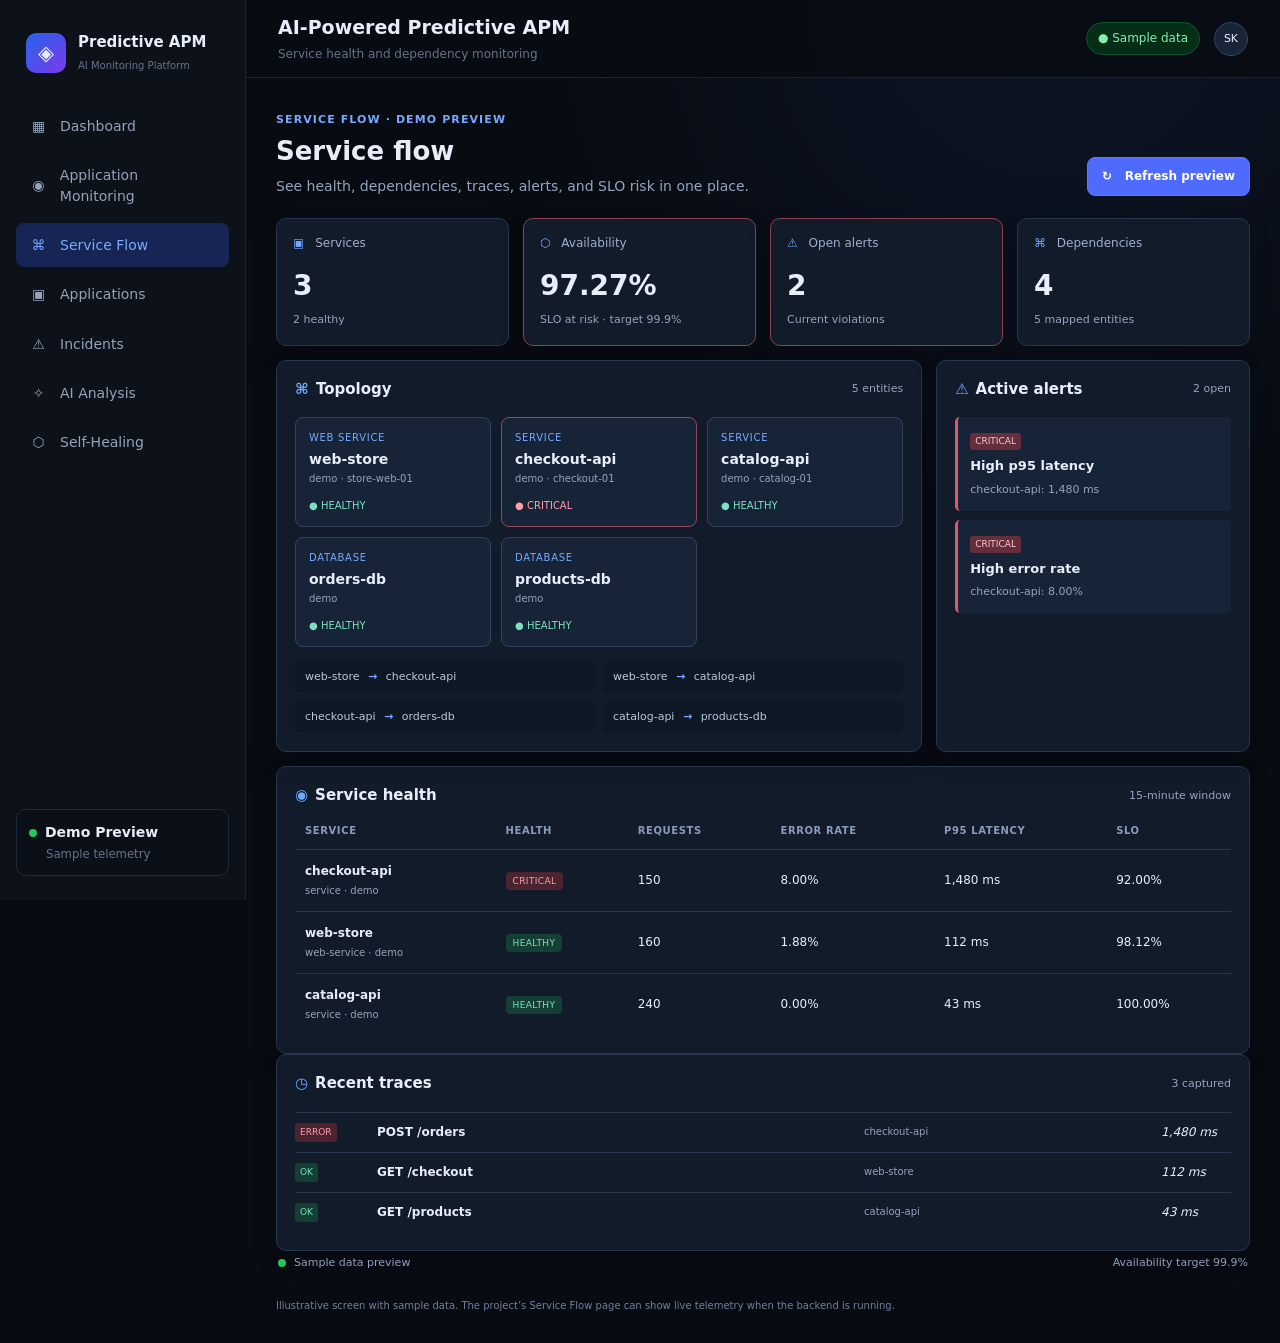
<file: frontend/service-flow-preview.html>
<!doctype html>
<html lang="en">
<head>
  <meta charset="utf-8">
  <meta name="viewport" content="width=device-width, initial-scale=1">
  <title>Predictive APM · Service Flow Preview</title>
  <style>
    :root{color-scheme:dark;--bg:#080b12;--panel:#111b2a;--panel2:#172437;--line:#26364d;--muted:#95a4bd;--text:#e8eef9;--blue:#72a7ff;--green:#7ce0be;--yellow:#f3c66e;--red:#ff9dad}
    *{box-sizing:border-box}body{margin:0;background:radial-gradient(circle at 82% 0%,rgba(59,130,246,.09),transparent 30%),var(--bg);font:14px/1.45 Inter,ui-sans-serif,system-ui,"Segoe UI",sans-serif;color:var(--text)}
    .app{min-height:100vh;display:flex}.sidebar{width:246px;position:fixed;inset:0 auto 0 0;padding:24px 16px;background:#0d111a;border-right:1px solid #1c2430;display:flex;flex-direction:column}.brand{display:flex;align-items:center;gap:12px;padding:8px 10px 30px}.mark{width:40px;height:40px;display:grid;place-items:center;border-radius:10px;background:linear-gradient(135deg,#2563eb,#7c3aed);font-size:21px}.brand b{display:block;font-size:15px}.brand small{color:#64748b;font-size:10px}.nav{display:grid;gap:5px}.nav div{display:flex;align-items:center;gap:12px;padding:12px 13px;border-radius:8px;color:#94a3b8}.nav .active{background:#172554;color:#77a9ff}.nav i{width:19px;text-align:center;font-style:normal}.side-bottom{margin-top:auto;padding:12px;border:1px solid #1e293b;border-radius:10px;background:#0a0f18}.online{display:inline-block;width:8px;height:8px;border-radius:50%;background:#22c55e;margin-right:8px}.side-bottom small{display:block;margin:4px 0 0 17px;color:#64748b}.main{width:calc(100% - 246px);margin-left:246px}.topbar{height:78px;padding:0 32px;display:flex;align-items:center;justify-content:space-between;border-bottom:1px solid #1c2430;background:rgba(8,11,18,.85)}.topbar h1{font-size:19px;margin:0}.topbar p{font-size:12px;color:#64748b;margin:5px 0 0}.top-actions{display:flex;align-items:center;gap:14px}.live{padding:7px 11px;border:1px solid #14532d;background:#052e16;color:#86efac;border-radius:20px;font-size:12px}.avatar{height:34px;width:34px;border:1px solid #34435a;border-radius:50%;display:grid;place-items:center;background:#192438;font-size:11px}
    .content{padding:30px;max-width:1600px;margin:auto}.heading{display:flex;align-items:flex-end;justify-content:space-between;gap:20px;margin-bottom:22px}.eyebrow{color:#78a9ff;font-size:11px;letter-spacing:.1em;font-weight:700}.heading h2{font-size:26px;margin:5px 0}.heading p{margin:0;color:var(--muted)}.btn{padding:10px 14px;border-radius:8px;background:#4f6bff;border:1px solid #5f78ff;color:#fff;font:inherit;font-size:12px;font-weight:600}.kpis{display:grid;grid-template-columns:repeat(4,minmax(0,1fr));gap:14px;margin-bottom:14px}.kpi,.card{background:var(--panel);border:1px solid var(--line);border-radius:10px;box-shadow:0 10px 24px #0002}.kpi{padding:16px}.kpi-label{color:#9db0cd;font-size:12px}.kpi-label i{color:var(--blue);font-style:normal;margin-right:7px}.kpi strong{display:block;margin:13px 0 2px;font-size:28px}.kpi small{color:var(--muted);font-size:11px}.warn-kpi{border-color:#8c4050}.grid{display:grid;grid-template-columns:minmax(0,1.75fr) minmax(275px,.85fr);gap:14px;margin-bottom:14px}.card{padding:18px}.card-head{display:flex;justify-content:space-between;align-items:center;margin-bottom:17px}.card-head strong{font-size:15px}.card-head small{color:var(--muted);font-size:11px}.head-icon{color:var(--blue);margin-right:7px}.nodes{display:grid;grid-template-columns:repeat(3,minmax(0,1fr));gap:10px}.node{min-height:110px;padding:13px;background:var(--panel2);border:1px solid #32435f;border-radius:8px;display:flex;flex-direction:column;gap:3px}.node.red{border-color:#954859}.node .type{font-size:10px;letter-spacing:.07em;text-transform:uppercase;color:#76a9ff}.node b{font-size:14px}.node small{font-size:10px;color:var(--muted)}.node .health{margin-top:auto;font-size:10px;color:var(--green)}.node.red .health{color:var(--red)}.edges{margin-top:14px;display:grid;grid-template-columns:repeat(2,minmax(0,1fr));gap:8px}.edge{background:#0e1724;padding:8px 10px;border-radius:6px;color:#bac9df;font-size:11px}.edge b{color:var(--blue);padding:0 5px}.alerts{display:grid;gap:9px}.alert{padding:12px;border-radius:5px;background:#172437;border-left:3px solid #db596f}.alert .tag{display:inline-block;padding:2px 5px;background:#652e3d;border-radius:3px;color:#ffc8d1;font-size:9px}.alert b{display:block;margin:7px 0 2px;font-size:13px}.alert small{color:var(--muted);font-size:11px}.table{width:100%;border-collapse:collapse;text-align:left;min-width:650px}.table-wrap{overflow:auto}.table th{padding:0 10px 11px;color:#899bb8;font-size:10px;letter-spacing:.06em;text-transform:uppercase}.table td{padding:13px 10px;border-top:1px solid var(--line);font-size:12px}.table td:first-child b,.table td:first-child small{display:block}.table td:first-child small{color:var(--muted);font-size:10px;margin-top:3px}.pill{padding:4px 7px;border-radius:4px;font-size:9px;letter-spacing:.04em;background:#4c2430;color:var(--red)}.pill.ok{background:#153f35;color:var(--green)}.trace{display:grid;grid-template-columns:70px minmax(150px,1fr) minmax(100px,.6fr) 70px;gap:12px;align-items:center;padding:10px 0;border-top:1px solid var(--line);font-size:12px}.trace:first-of-type{border-top:0}.trace-status{font-size:9px;color:var(--red);background:#4c2430;padding:3px 5px;border-radius:3px;width:max-content}.trace-status.ok{background:#153f35;color:var(--green)}.trace small{color:var(--muted)}.footer{display:flex;align-items:center;gap:8px;color:#8fa1be;font-size:11px;padding:4px 2px 18px}.footer .online{margin:0}.footer span:last-child{margin-left:auto}.disclaimer{margin-top:10px;color:#70819a;font-size:10px}
    @media(max-width:1050px){.sidebar{width:210px}.main{width:calc(100% - 210px);margin-left:210px}.grid{grid-template-columns:1fr}.kpis{grid-template-columns:repeat(2,minmax(0,1fr))}}
    @media(max-width:700px){.sidebar{display:none}.main{width:100%;margin-left:0}.topbar{padding:0 18px}.content{padding:20px}.heading{align-items:flex-start;flex-direction:column}.kpis{grid-template-columns:1fr 1fr}.nodes{grid-template-columns:1fr 1fr}.edges{grid-template-columns:1fr}.trace{grid-template-columns:60px 1fr}.trace small,.trace em{grid-column:2}.live{display:none}}
  </style>
</head>
<body>
  <div class="app">
    <aside class="sidebar">
      <div class="brand"><div class="mark">◈</div><div><b>Predictive APM</b><small>AI Monitoring Platform</small></div></div>
      <div class="nav"><div><i>▦</i>Dashboard</div><div><i>◉</i>Application Monitoring</div><div class="active"><i>⌘</i>Service Flow</div><div><i>▣</i>Applications</div><div><i>⚠</i>Incidents</div><div><i>✧</i>AI Analysis</div><div><i>⬡</i>Self-Healing</div></div>
      <div class="side-bottom"><span class="online"></span><b>Demo Preview</b><small>Sample telemetry</small></div>
    </aside>
    <main class="main">
      <header class="topbar"><div><h1>AI-Powered Predictive APM</h1><p>Service health and dependency monitoring</p></div><div class="top-actions"><span class="live">● Sample data</span><span class="avatar">SK</span></div></header>
      <section class="content">
        <div class="heading"><div><span class="eyebrow">SERVICE FLOW · DEMO PREVIEW</span><h2>Service flow</h2><p>See health, dependencies, traces, alerts, and SLO risk in one place.</p></div><button class="btn">↻ &nbsp; Refresh preview</button></div>
        <div class="kpis">
          <div class="kpi"><div class="kpi-label"><i>▣</i> Services</div><strong>3</strong><small>2 healthy</small></div>
          <div class="kpi warn-kpi"><div class="kpi-label"><i>⬡</i> Availability</div><strong>97.27%</strong><small>SLO at risk · target 99.9%</small></div>
          <div class="kpi warn-kpi"><div class="kpi-label"><i>⚠</i> Open alerts</div><strong>2</strong><small>Current violations</small></div>
          <div class="kpi"><div class="kpi-label"><i>⌘</i> Dependencies</div><strong>4</strong><small>5 mapped entities</small></div>
        </div>
        <div class="grid">
          <section class="card"><div class="card-head"><strong><span class="head-icon">⌘</span>Topology</strong><small>5 entities</small></div>
            <div class="nodes">
              <div class="node"><span class="type">Web service</span><b>web-store</b><small>demo · store-web-01</small><span class="health">● HEALTHY</span></div>
              <div class="node red"><span class="type">Service</span><b>checkout-api</b><small>demo · checkout-01</small><span class="health">● CRITICAL</span></div>
              <div class="node"><span class="type">Service</span><b>catalog-api</b><small>demo · catalog-01</small><span class="health">● HEALTHY</span></div>
              <div class="node"><span class="type">Database</span><b>orders-db</b><small>demo</small><span class="health">● HEALTHY</span></div>
              <div class="node"><span class="type">Database</span><b>products-db</b><small>demo</small><span class="health">● HEALTHY</span></div>
            </div>
            <div class="edges"><div class="edge">web-store <b>→</b> checkout-api</div><div class="edge">web-store <b>→</b> catalog-api</div><div class="edge">checkout-api <b>→</b> orders-db</div><div class="edge">catalog-api <b>→</b> products-db</div></div>
          </section>
          <section class="card"><div class="card-head"><strong><span class="head-icon">⚠</span>Active alerts</strong><small>2 open</small></div><div class="alerts">
            <div class="alert"><span class="tag">CRITICAL</span><b>High p95 latency</b><small>checkout-api: 1,480 ms</small></div>
            <div class="alert"><span class="tag">CRITICAL</span><b>High error rate</b><small>checkout-api: 8.00%</small></div>
          </div></section>
        </div>
        <section class="card"><div class="card-head"><strong><span class="head-icon">◉</span>Service health</strong><small>15-minute window</small></div><div class="table-wrap"><table class="table"><thead><tr><th>Service</th><th>Health</th><th>Requests</th><th>Error rate</th><th>p95 latency</th><th>SLO</th></tr></thead><tbody>
          <tr><td><b>checkout-api</b><small>service · demo</small></td><td><span class="pill">CRITICAL</span></td><td>150</td><td>8.00%</td><td>1,480 ms</td><td>92.00%</td></tr>
          <tr><td><b>web-store</b><small>web-service · demo</small></td><td><span class="pill ok">HEALTHY</span></td><td>160</td><td>1.88%</td><td>112 ms</td><td>98.12%</td></tr>
          <tr><td><b>catalog-api</b><small>service · demo</small></td><td><span class="pill ok">HEALTHY</span></td><td>240</td><td>0.00%</td><td>43 ms</td><td>100.00%</td></tr>
        </tbody></table></div></section>
        <section class="card"><div class="card-head"><strong><span class="head-icon">◷</span>Recent traces</strong><small>3 captured</small></div>
          <div class="trace"><span class="trace-status">ERROR</span><b>POST /orders</b><small>checkout-api</small><em>1,480 ms</em></div>
          <div class="trace"><span class="trace-status ok">OK</span><b>GET /checkout</b><small>web-store</small><em>112 ms</em></div>
          <div class="trace"><span class="trace-status ok">OK</span><b>GET /products</b><small>catalog-api</small><em>43 ms</em></div>
        </section>
        <div class="footer"><span class="online"></span>Sample data preview<span>Availability target 99.9%</span></div>
        <div class="disclaimer">Illustrative screen with sample data. The project’s Service Flow page can show live telemetry when the backend is running.</div>
      </section>
    </main>
  </div>
</body>
</html>
</file>
